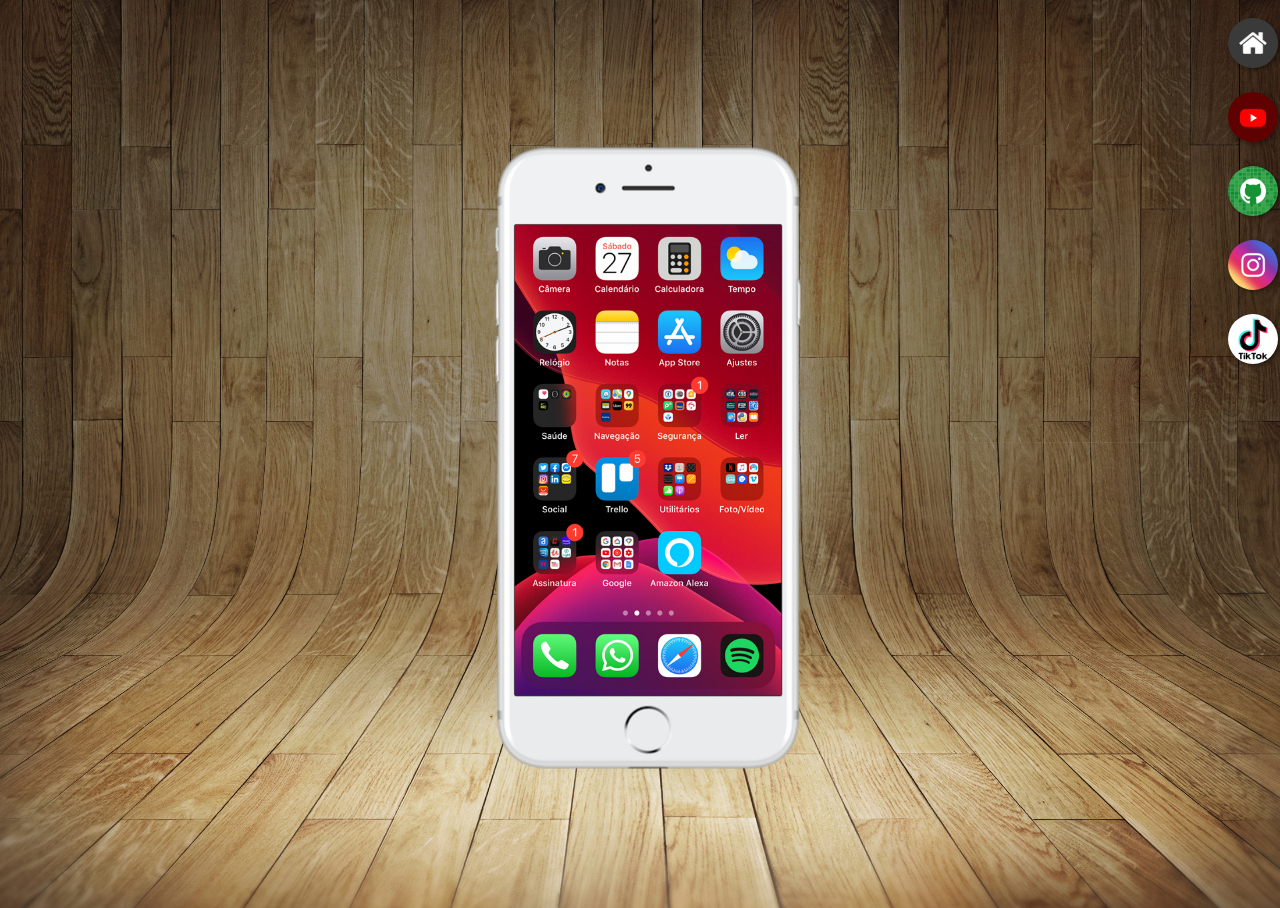
<file: index.html>
<!DOCTYPE html>
<html lang="pt-br">

<head>
    <meta charset="UTF-8">
    <meta name="viewport" content="width=device-width, initial-scale=1.0">
    <link rel="shortcut icon" href="favicon.ico" type="image/x-icon">
    <link rel="stylesheet" href="estilos/style.css">
    <title>Projeto Redes Sociais</title>
</head>

<body>
    <main>
        <section id="telefone">
            <iframe src="home.html" name="tela" id="tela" frameborder="0">
                <p>Seu navegador não é compatível com isto</p>
            </iframe>
        </section>
        <section id="redes-sociais">
            <a href="home.html" target="tela"><img src="imagens/logo-home.jpg" alt=""></a> <br>
            <a href="youtube.html" target="tela"><img src="imagens/logo-youtube.jpg" alt=""></a> <br>
            <a href="github.html" target="tela"><img src="imagens/logo-github.jpg" alt=""></a> <br>
            <a href="instagram.html" target="tela"><img src="imagens/logo-instagram.jpg" alt=""></a> <br>
            <a href="tiktok.html" target="tela"><img src="imagens/logo-tiktok.jpg" alt=""></a>

        </section>
    </main>

</body>

</html>
</file>
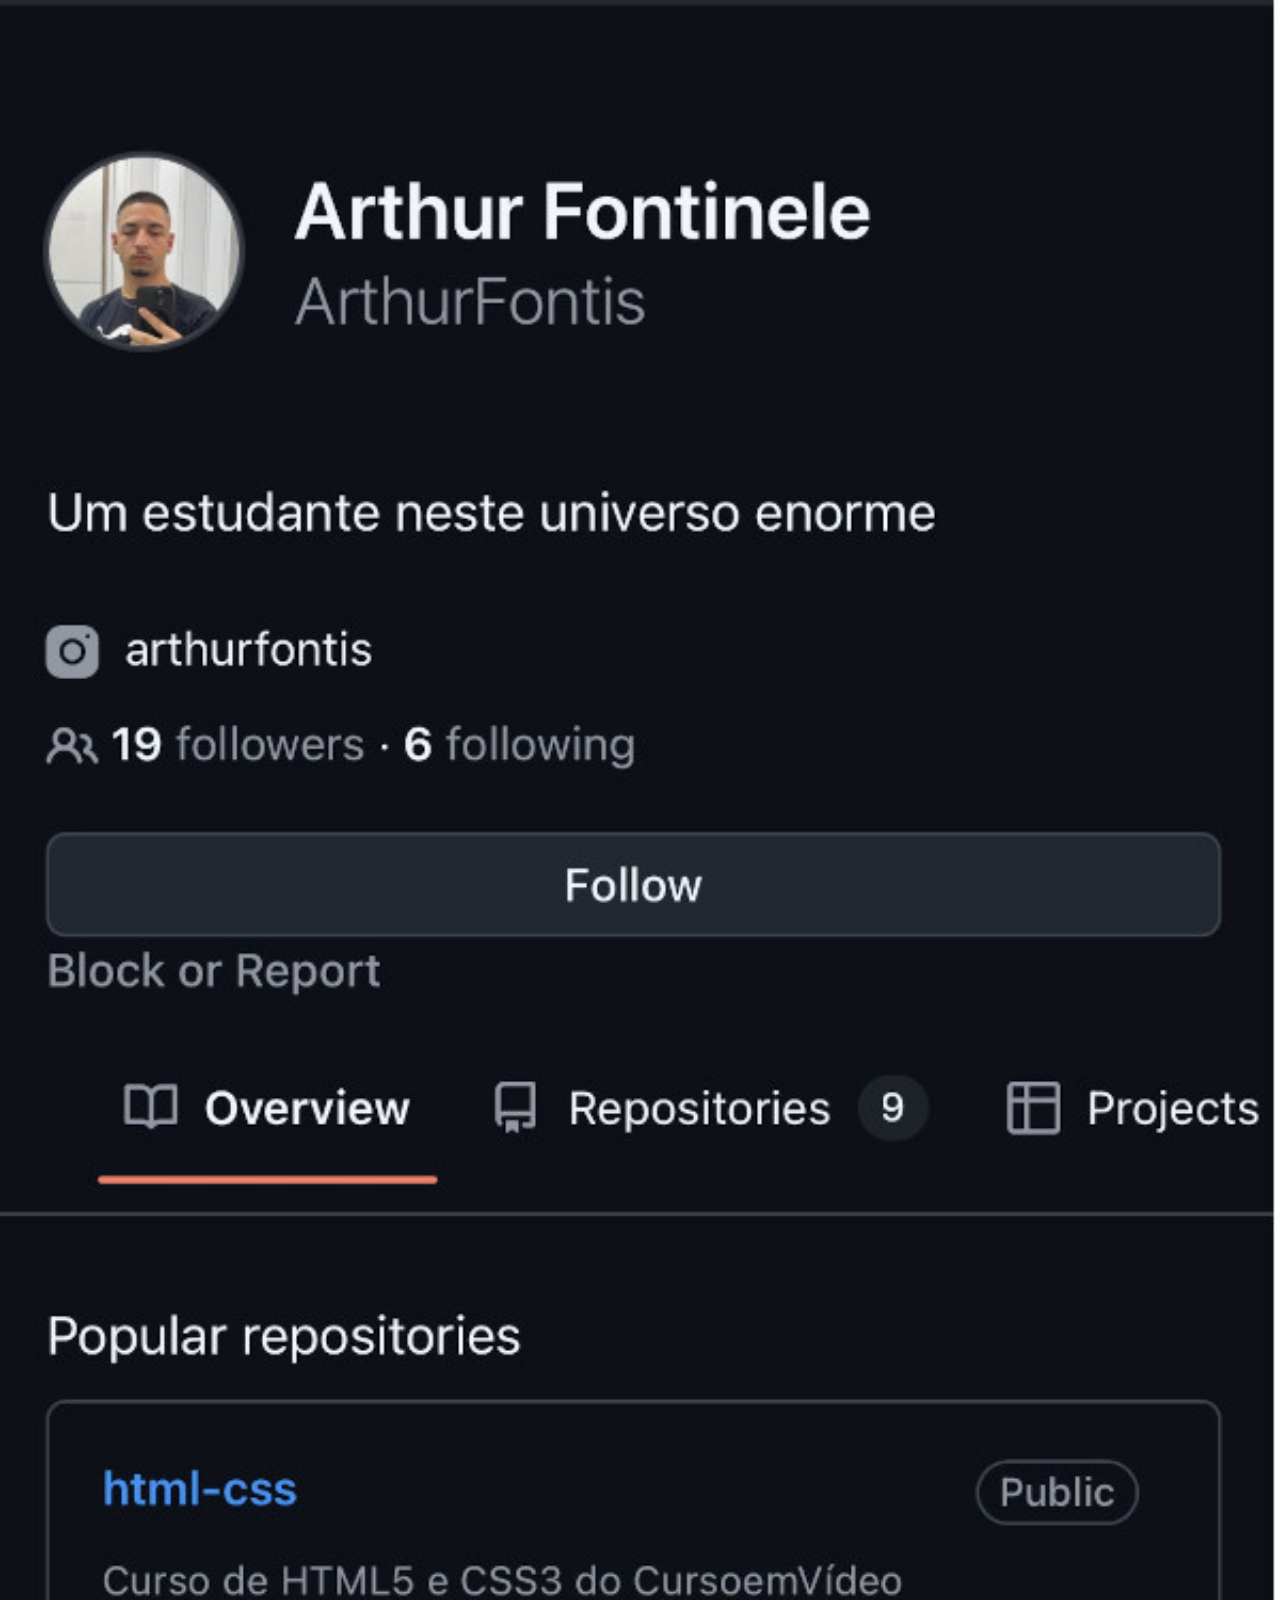
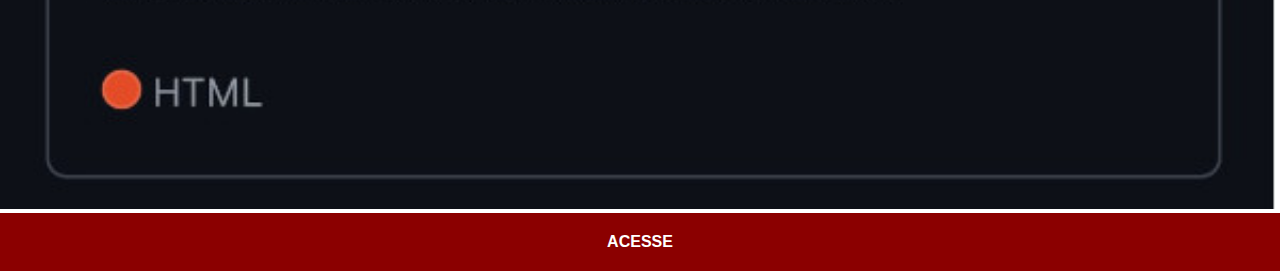
<file: github.html>
<!DOCTYPE html>
<html lang="pt-br">
<head>
    <meta charset="UTF-8">
    <meta name="viewport" content="width=device-width, initial-scale=1.0">
    <title>GitHub</title>
    <link rel="stylesheet" href="estilos/social.css">
</head>
<body>
    <img src="imagens/tela-github.jpg" alt="">
    <a href="https://github.com/ArthurFontis" target="_blank">ACESSE</a>
</body>
</html>
</file>
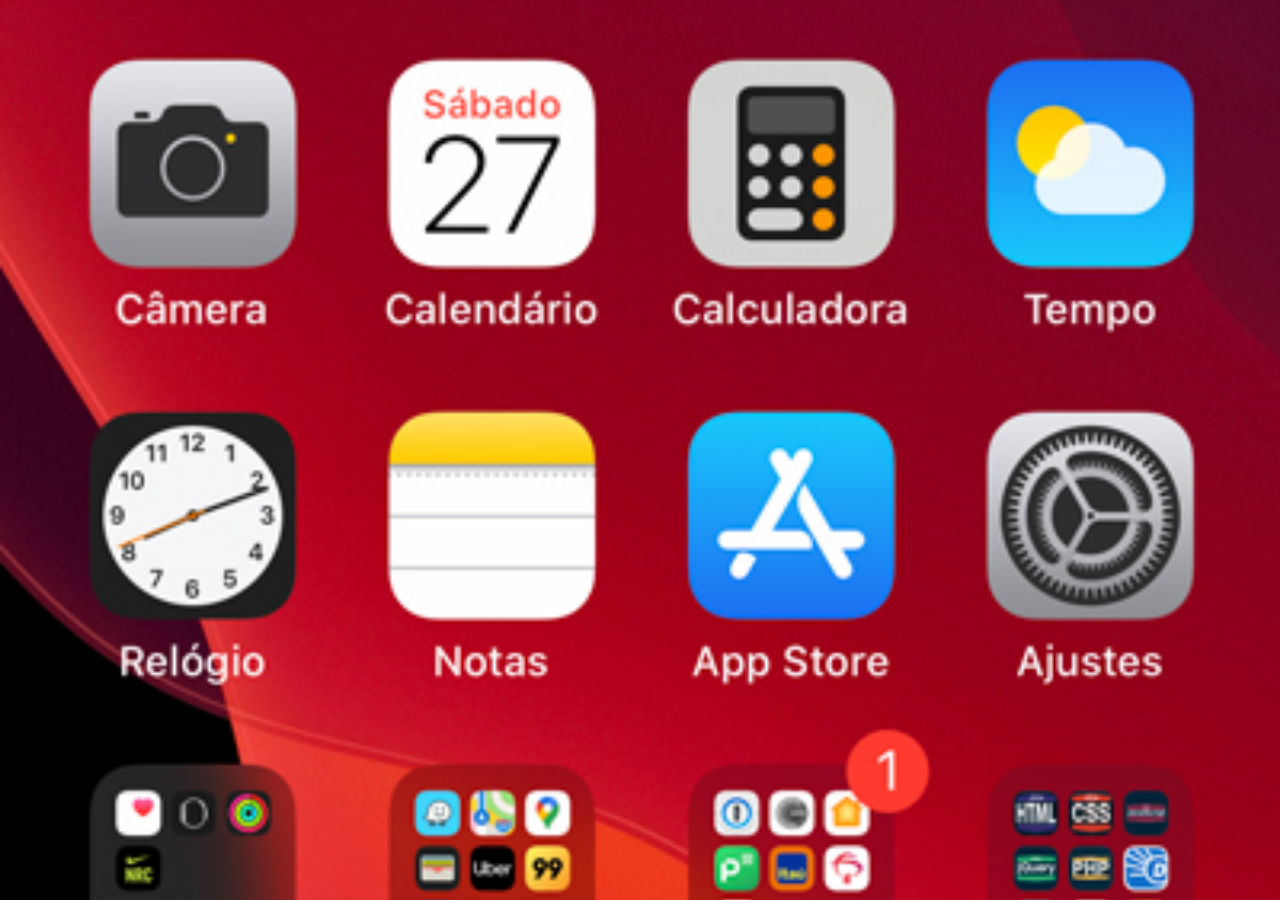
<file: home.html>
<!DOCTYPE html>
<html lang="pt-br">
<head>
    <meta charset="UTF-8">
    <meta name="viewport" content="width=device-width, initial-scale=1.0">
    <title>Home</title>
    <style>
        *{
            margin: 0px;
            padding: 0px;
        }
        body{
            width: 100vw;
            height: 100vh;
            background: black url(imagens/tela-home.jpg) no-repeat top center;
            background-size: cover;
        }
    </style>
</head>
<body>
    
</body>
</html>
</file>
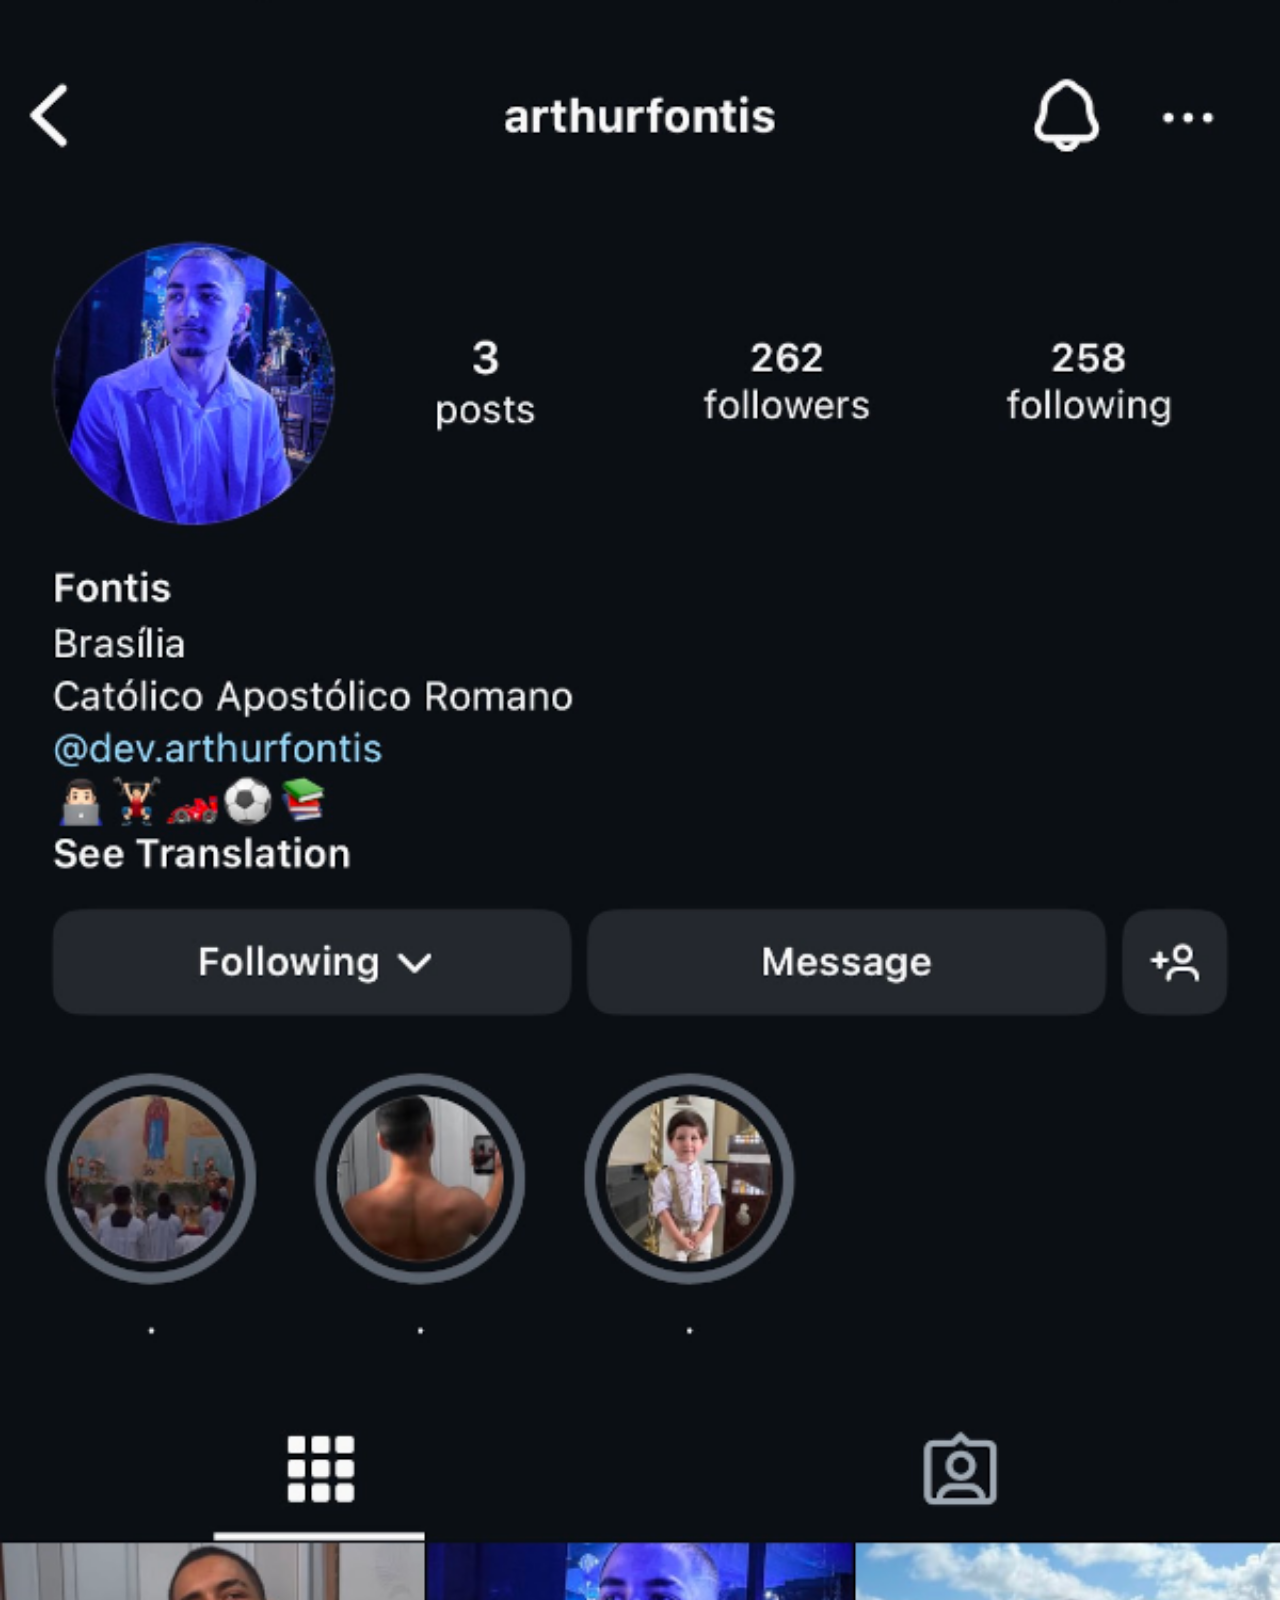
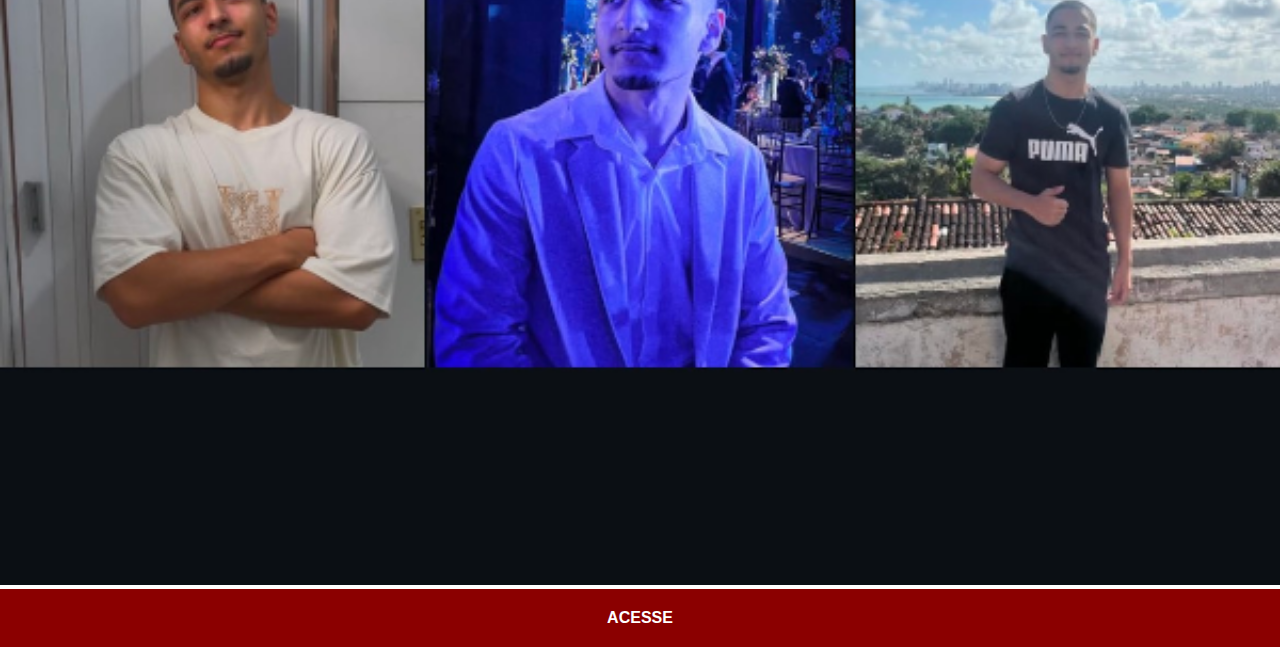
<file: instagram.html>
<!DOCTYPE html>
<html lang="pt-br">
<head>
    <meta charset="UTF-8">
    <meta name="viewport" content="width=device-width, initial-scale=1.0">
    <title>Instagram</title>
    <link rel="stylesheet" href="estilos/social.css">
</head>
<body>
    <img src="imagens/tela-instagram.png" alt="">
    <a href="https://www.instagram.com/arthurfontis/" target="_blank">ACESSE</a>
</body>
</html>
</file>
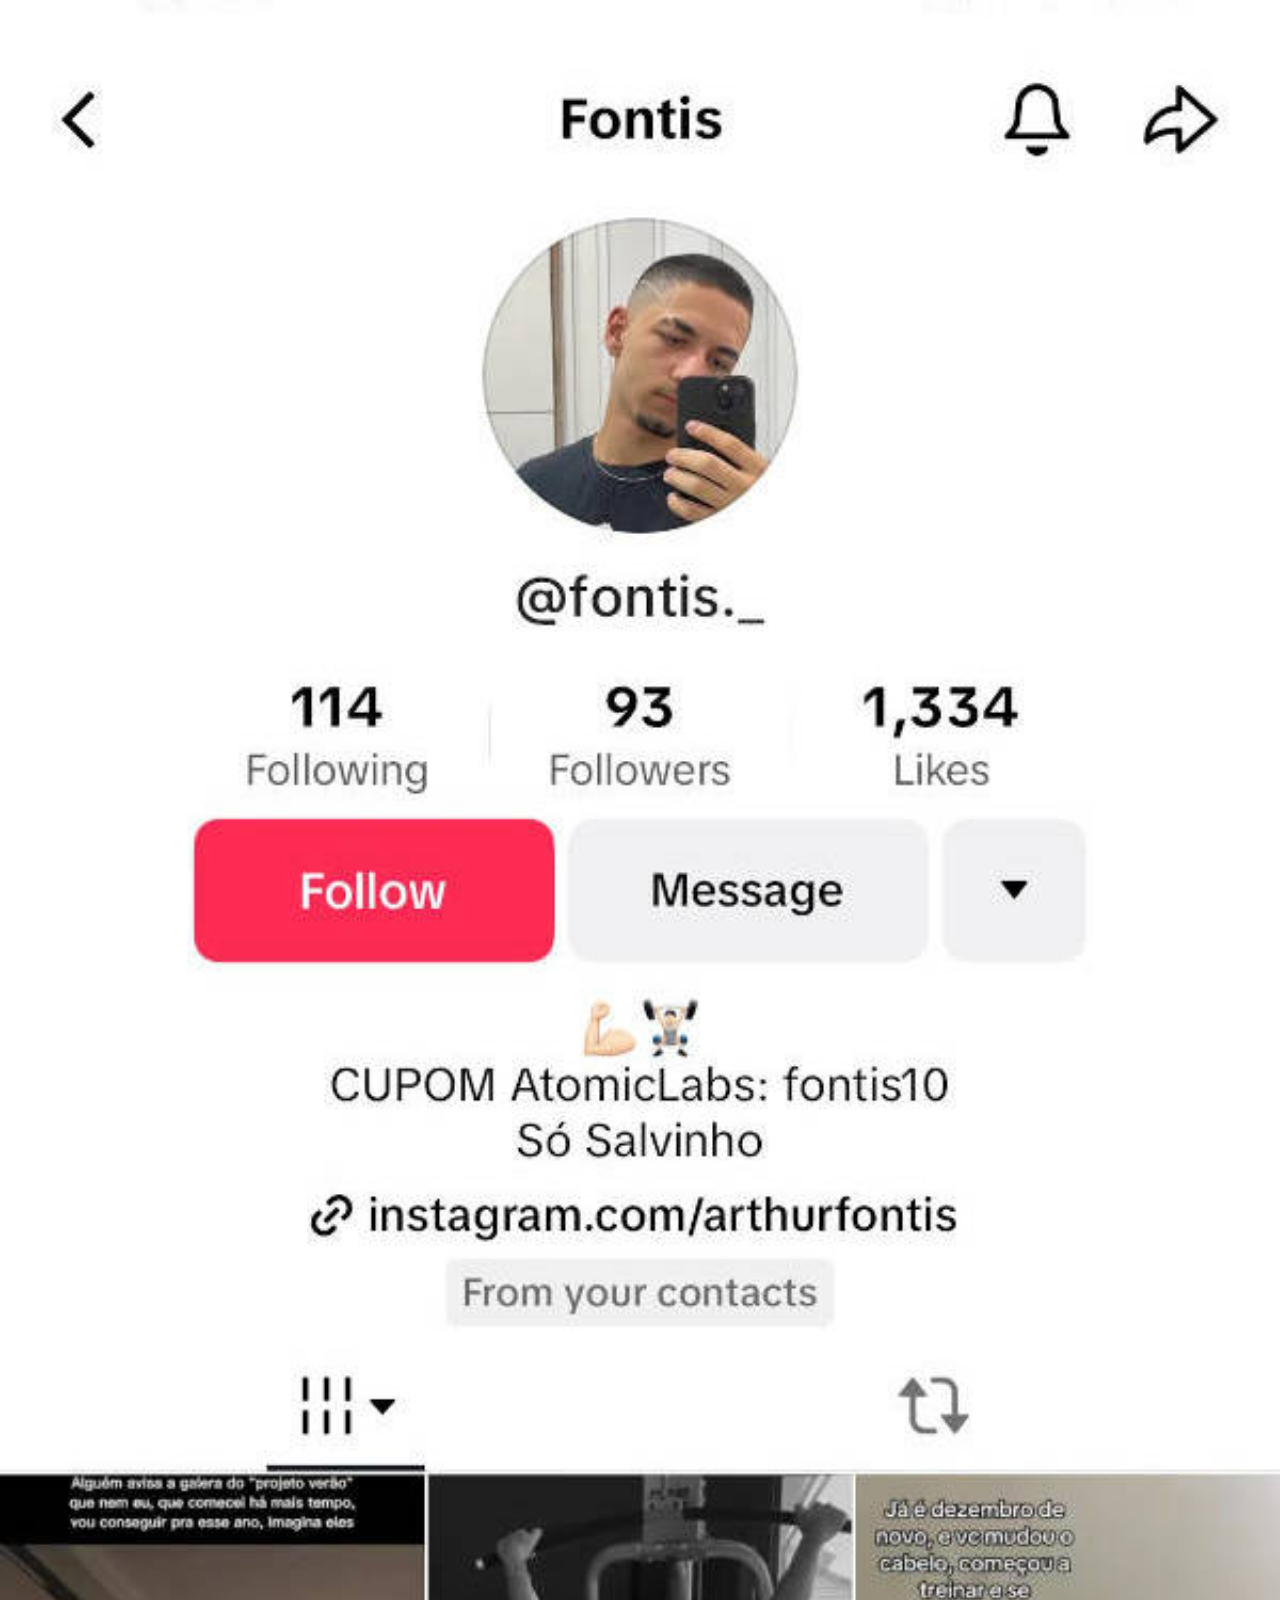
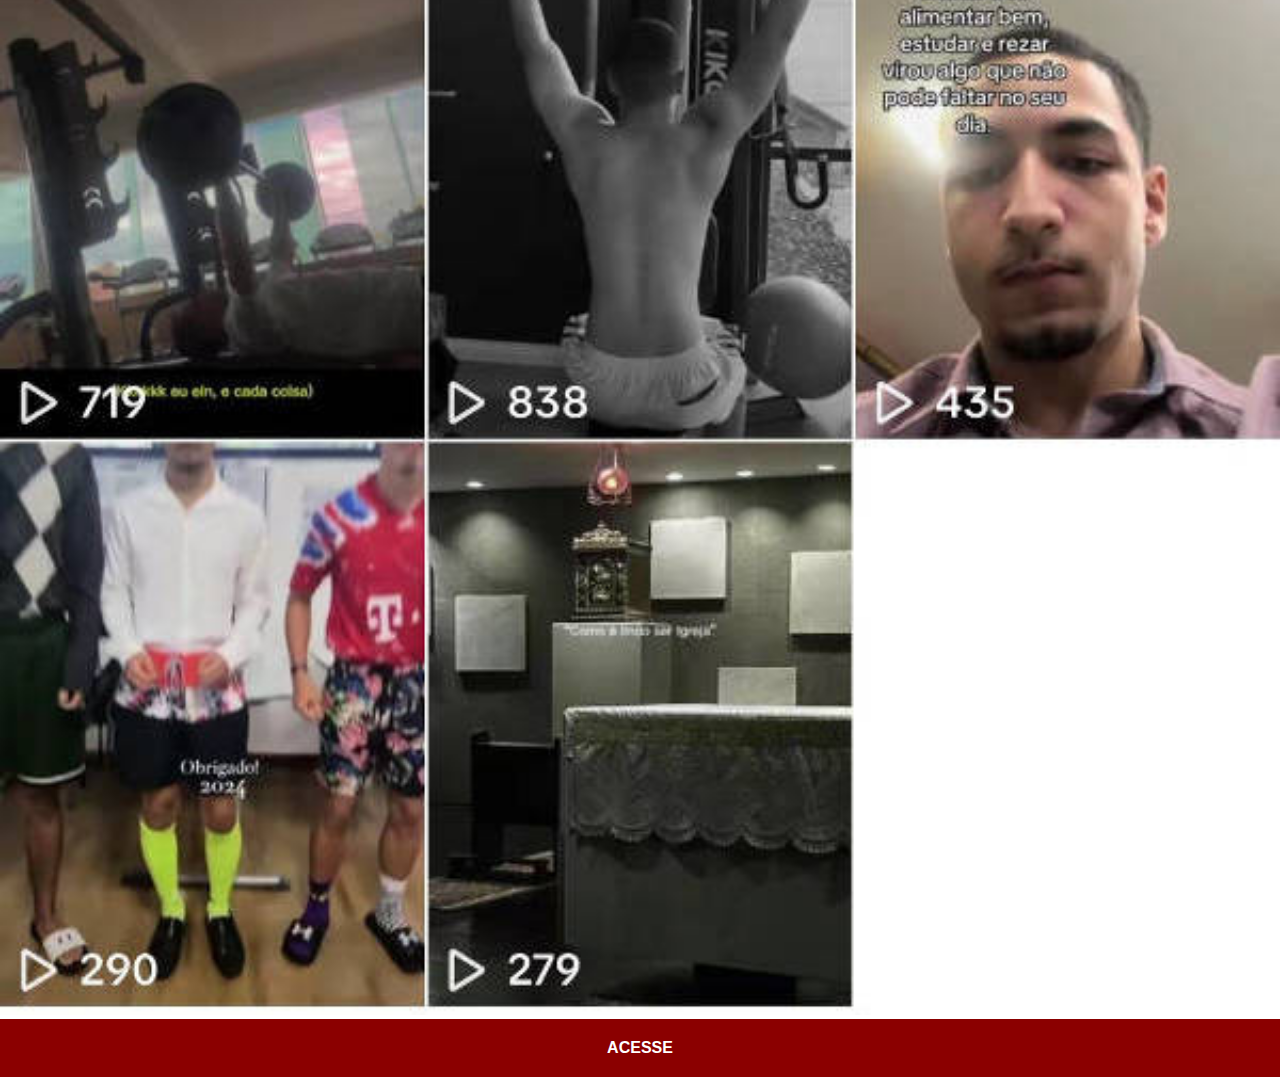
<file: tiktok.html>
<!DOCTYPE html>
<html lang="pt-br">
<head>
    <meta charset="UTF-8">
    <meta name="viewport" content="width=device-width, initial-scale=1.0">
    <title>TikTok</title>
    <link rel="stylesheet" href="estilos/social.css">
</head>
<body>
    <img src="imagens/tela-tiktok.jpg" alt="">
    <a href="https://www.tiktok.com/@fontis._" target="_blank">ACESSE</a>
</body>
</html>
</file>
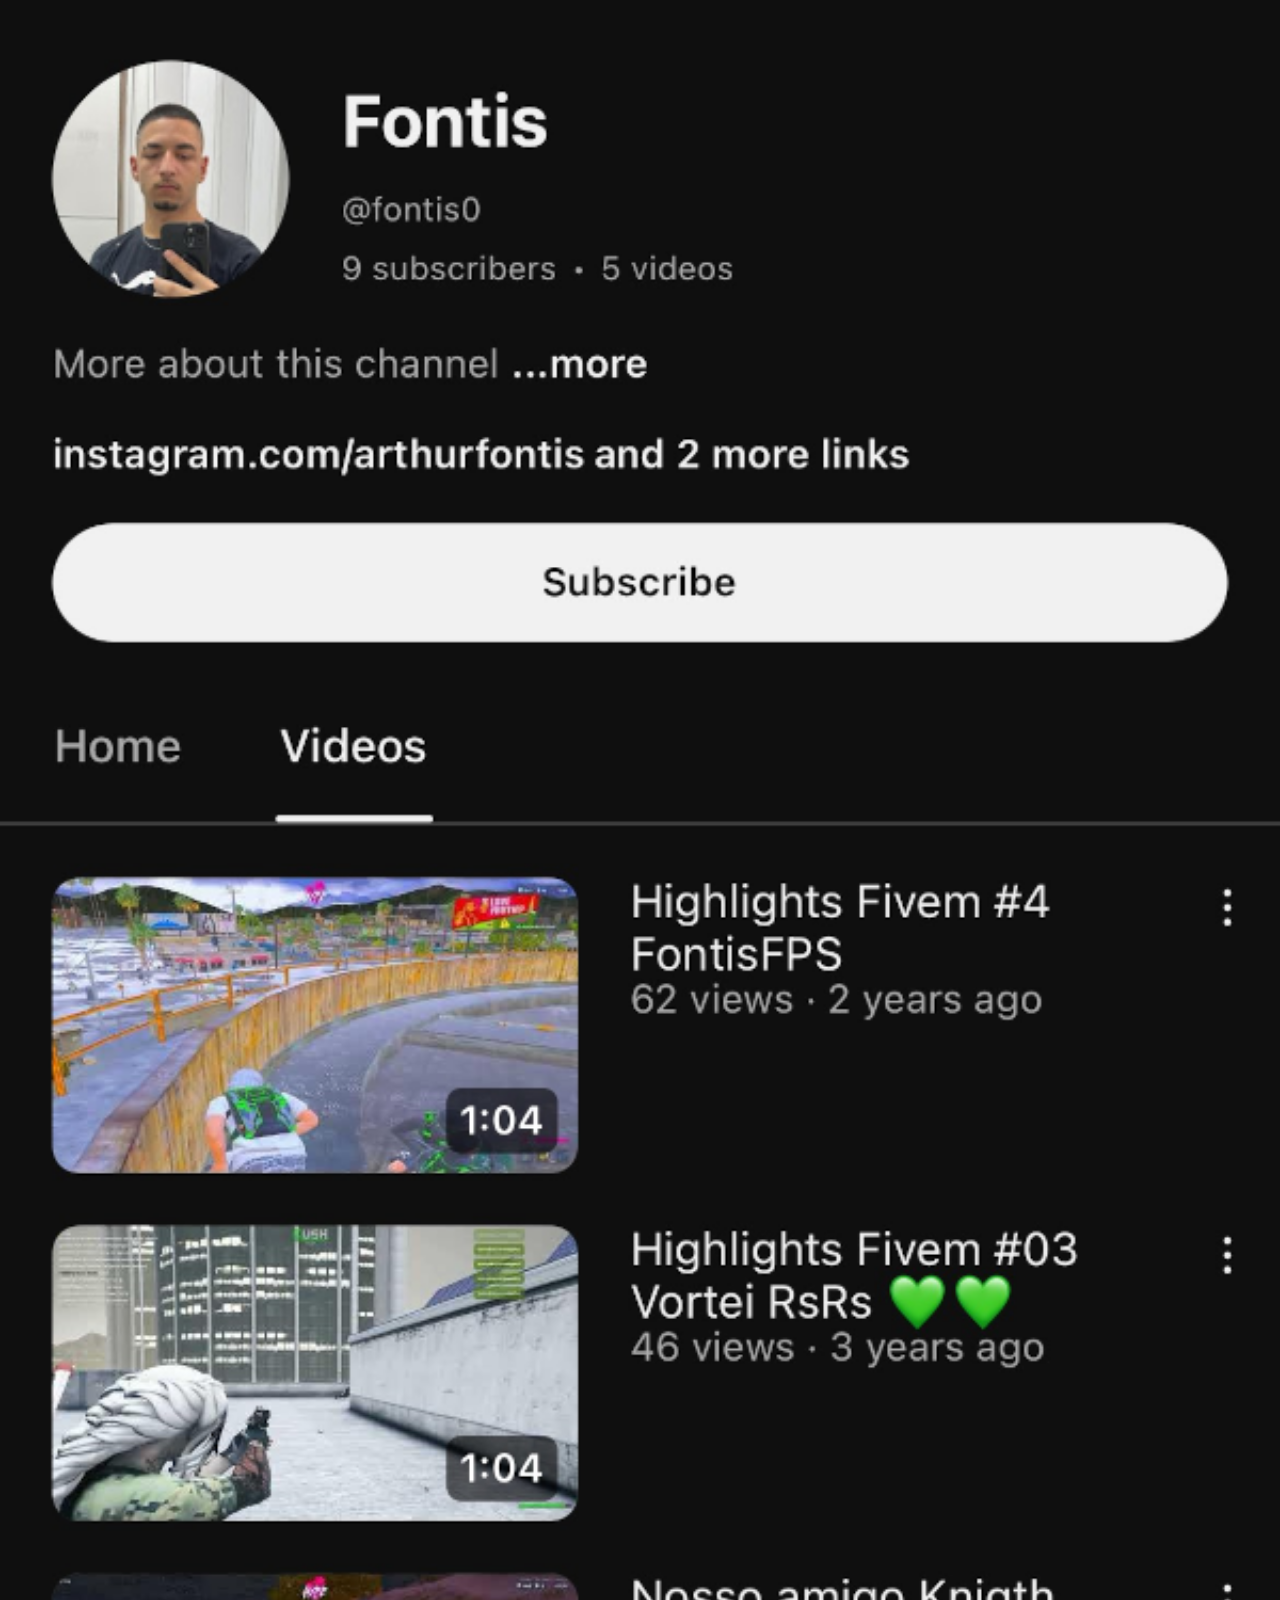
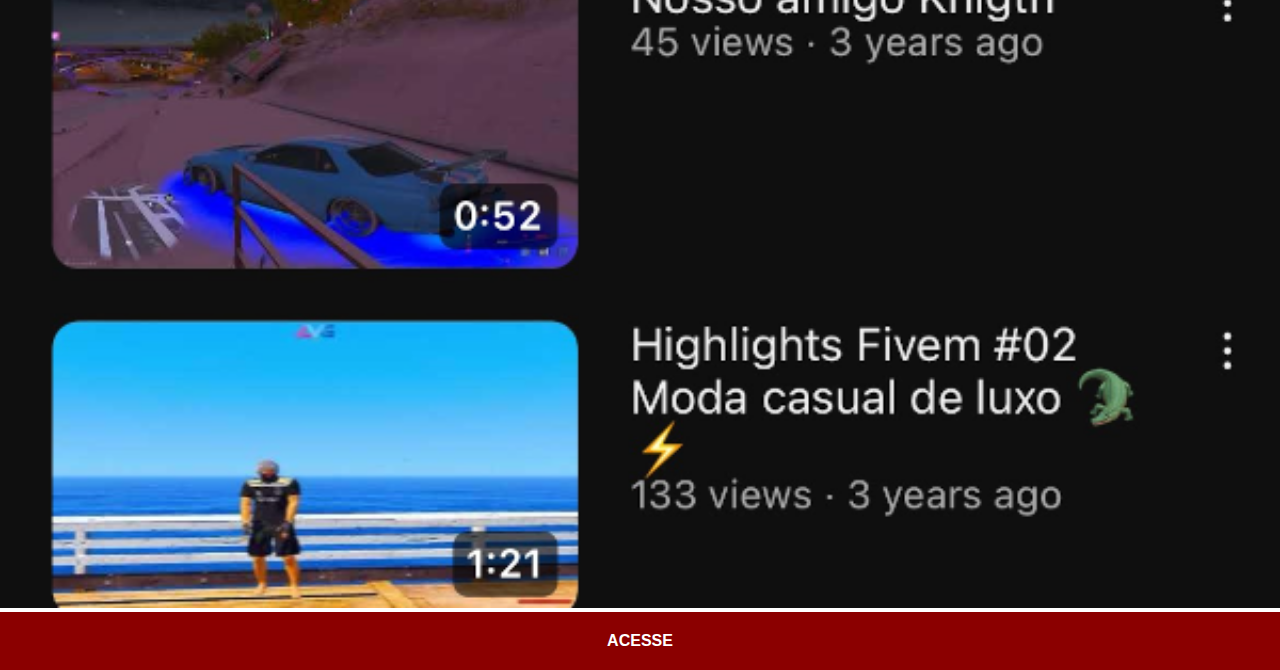
<file: youtube.html>
<!DOCTYPE html>
<html lang="pt-br">
<head>
    <meta charset="UTF-8">
    <meta name="viewport" content="width=device-width, initial-scale=1.0">
    <title>Document</title>
    <link rel="stylesheet" href="estilos/social.css">
</head>
<body>
    <img src="imagens/tela-youtube.png" alt="">
    <a href="https://www.youtube.com/@fontis0" target="_blank">ACESSE</a>
</body>
</html>
</file>
<file: estilos/style.css>
@charset "UTF-8"

*{
    margin: 0px;
    padding: 0px;
    font-family: Arial, Helvetica, sans-serif;
    
}
::-webkit-scrollbar{
    width: 0px;
    height: 0px;
}
html,body{
    height: 100vh;
    width: 100vw;
    
}
body{
    background: url(../imagens/fundo-madeira.jpg) no-repeat top center;
    background-size: cover;
    background-attachment: fixed;
}
main{
    position: relative;
    height: 100vh;
}
section#telefone{
    position: absolute;
    top: 50%;
    left: 50%;
    transform: translate(-50%, -50%);

    height: 627px;
    width: 311px;
    background: url(../imagens/frame-iphone.png) no-repeat;
}
iframe#tela{
    position: relative;
    top: 80px;
    left: 22px;
    width: 267px;
    height: 471px;
}
section#redes-sociais{
    text-align: right;
}
section#redes-sociais img{
    width: 50px;
    margin: 10px;
    border-radius: 50%;
    box-shadow: 2px 2px 5px rgba(0, 0, 0, 0.404);
    box-sizing: border-box;
}
section#redes-sociais img:hover{
    border: 2px solid rgba(255, 255, 255, 0.651);
    transform: translate(-3px, -3px);
    box-shadow: 5px 5px 10px rgba(0, 0, 0, 0.603);
    transition: transform 0.5s , border 1s; 
}
</file>
<file: estilos/social.css>
@charset "UTF-8";

*{
    margin: 0px;
    padding: 0px;
    font-family: Arial, Helvetica, sans-serif;
}
::-webkit-scrollbar{
    width: 0px;
    height: 0px;
}
img{
    width: 100vw;
}
a{
    display: block;
    background-color: darkred;
    color: white;
    padding: 20px;
    text-align: center;
    font-weight: bolder;
    text-decoration: none;
}
a:hover{
    background-color: red;
}
</file>
